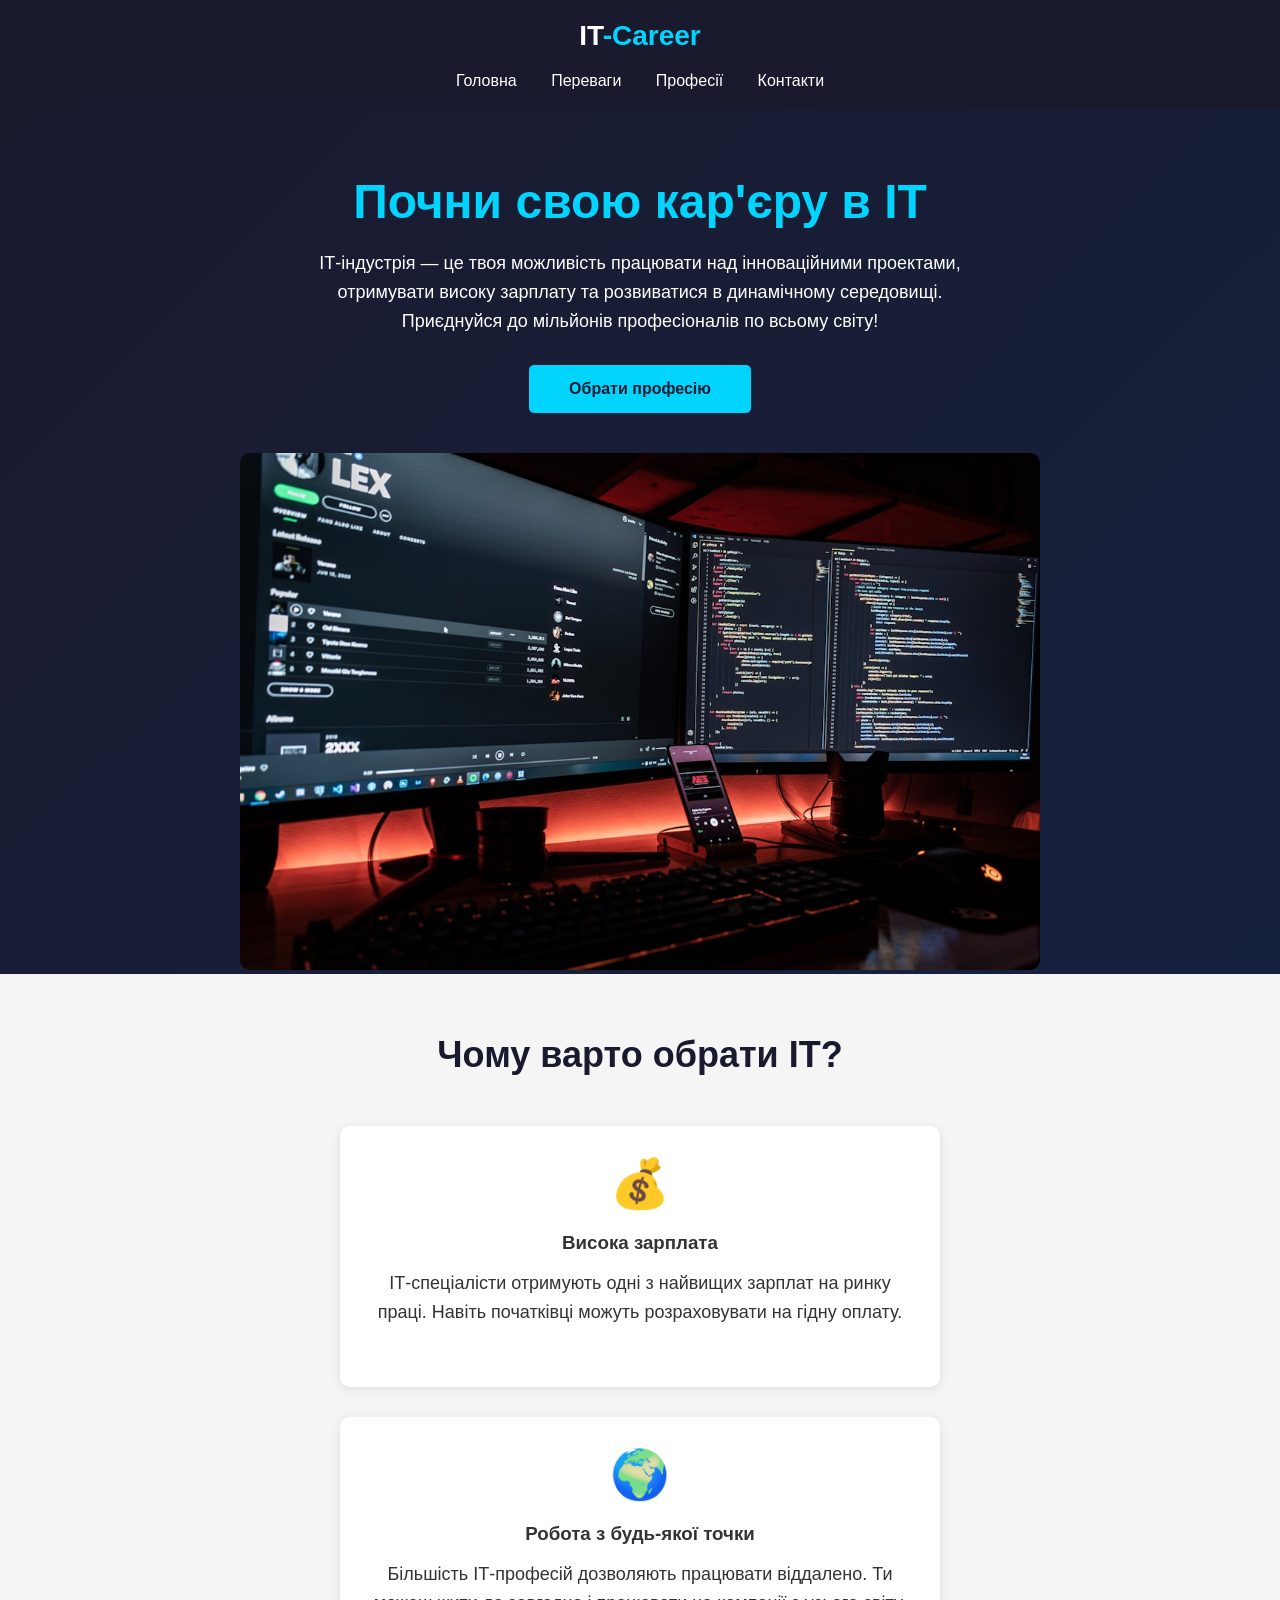
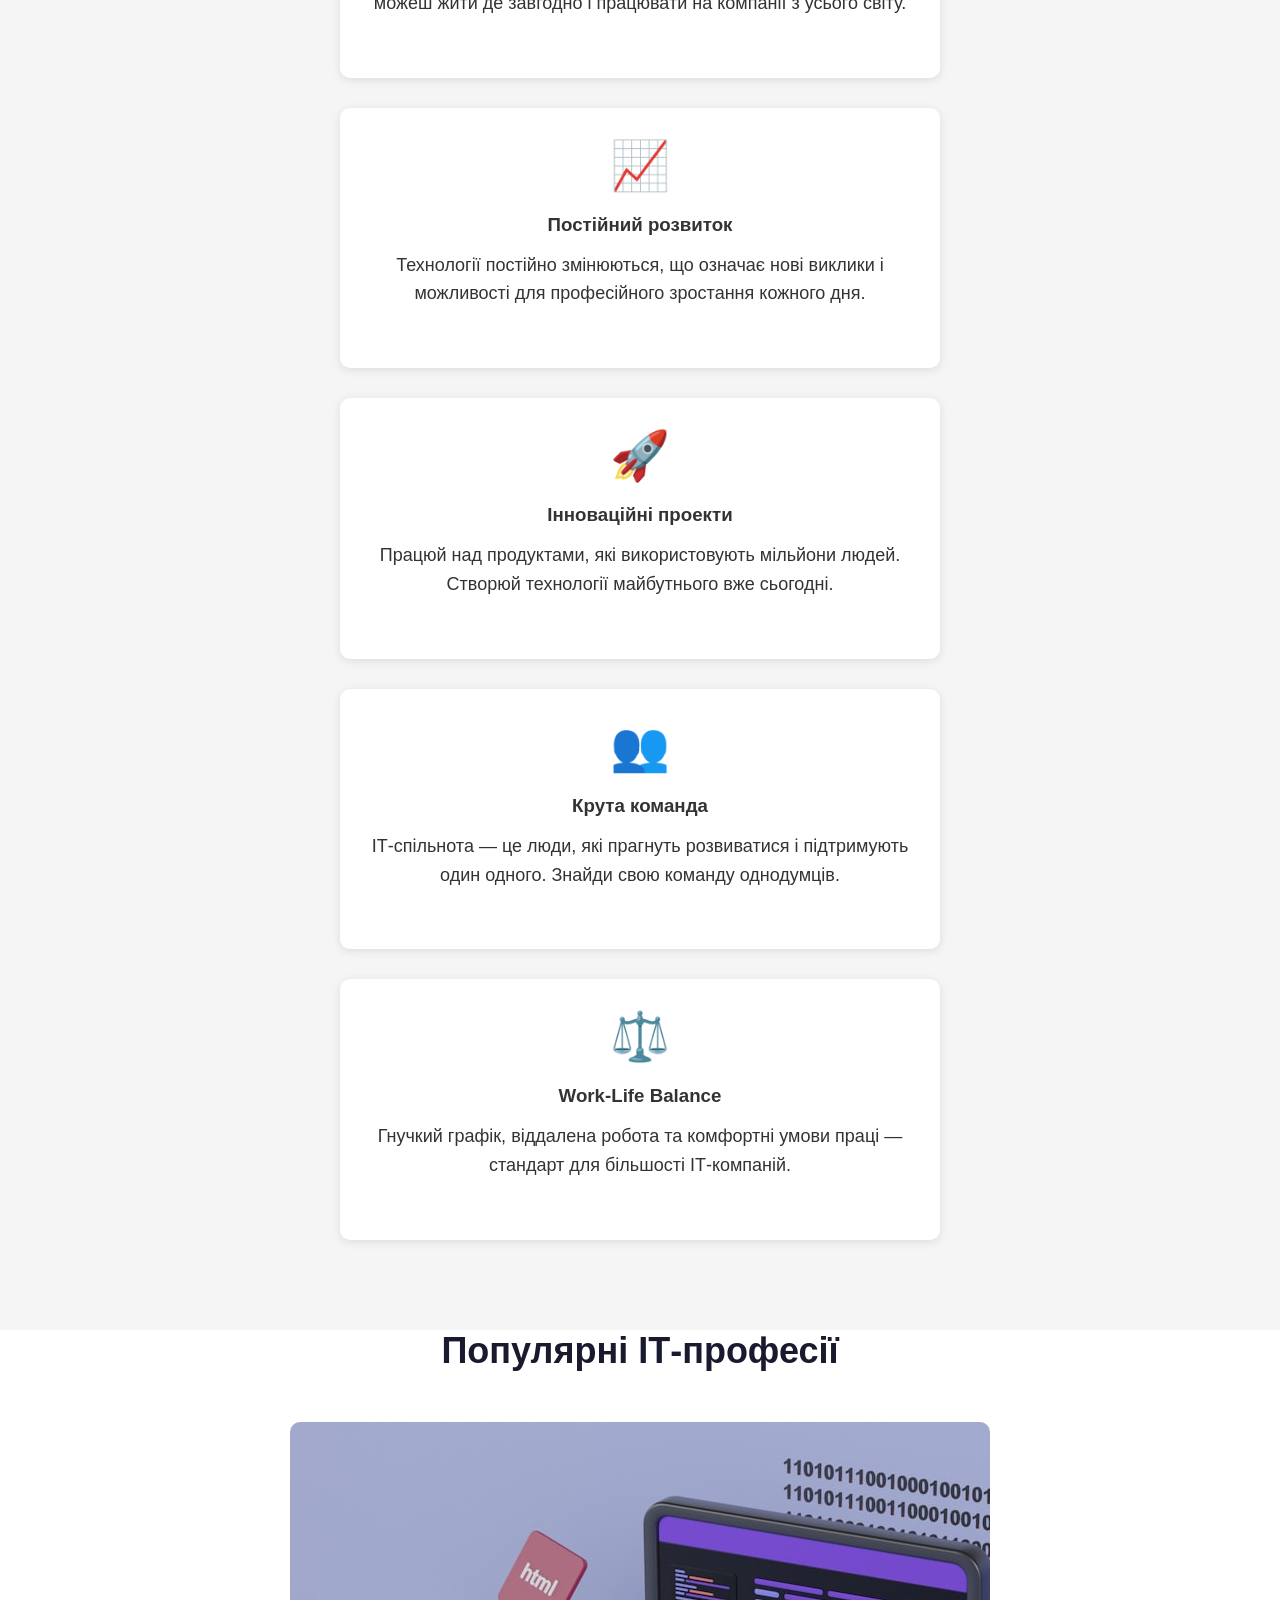
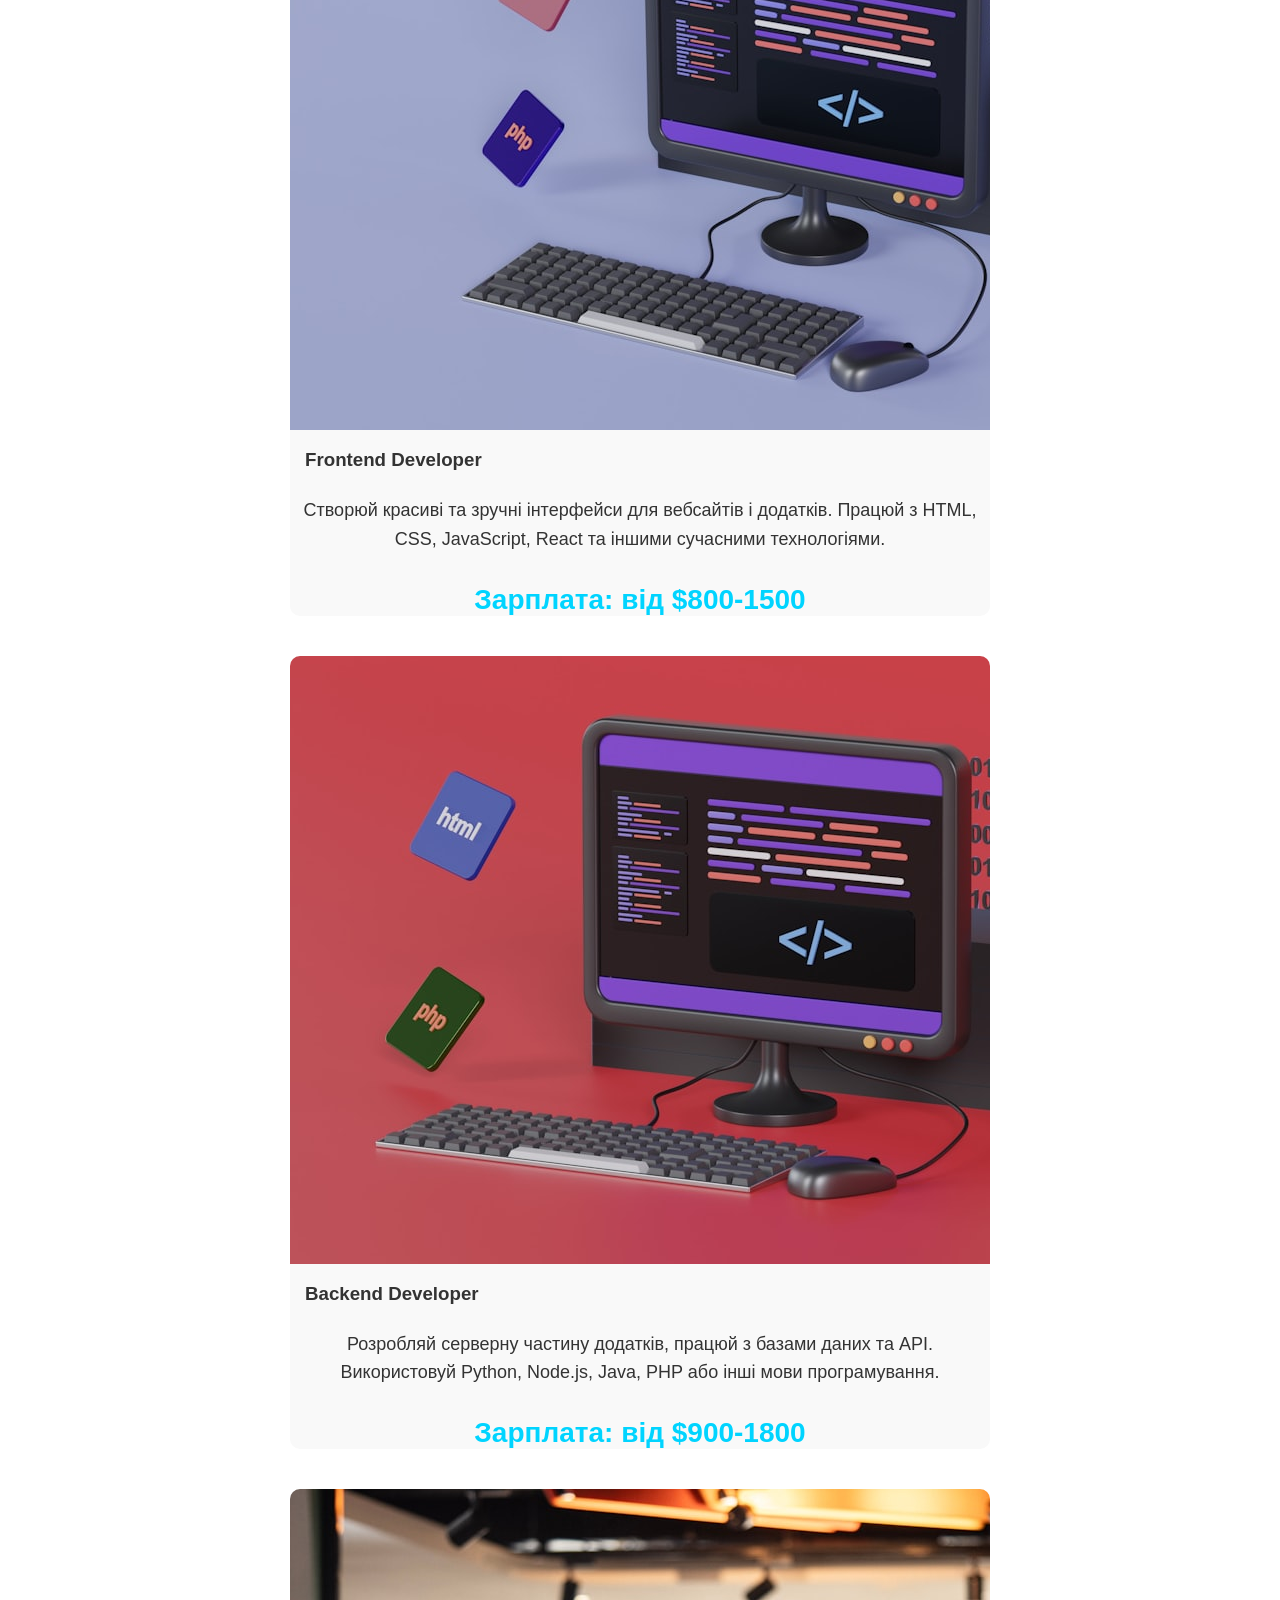
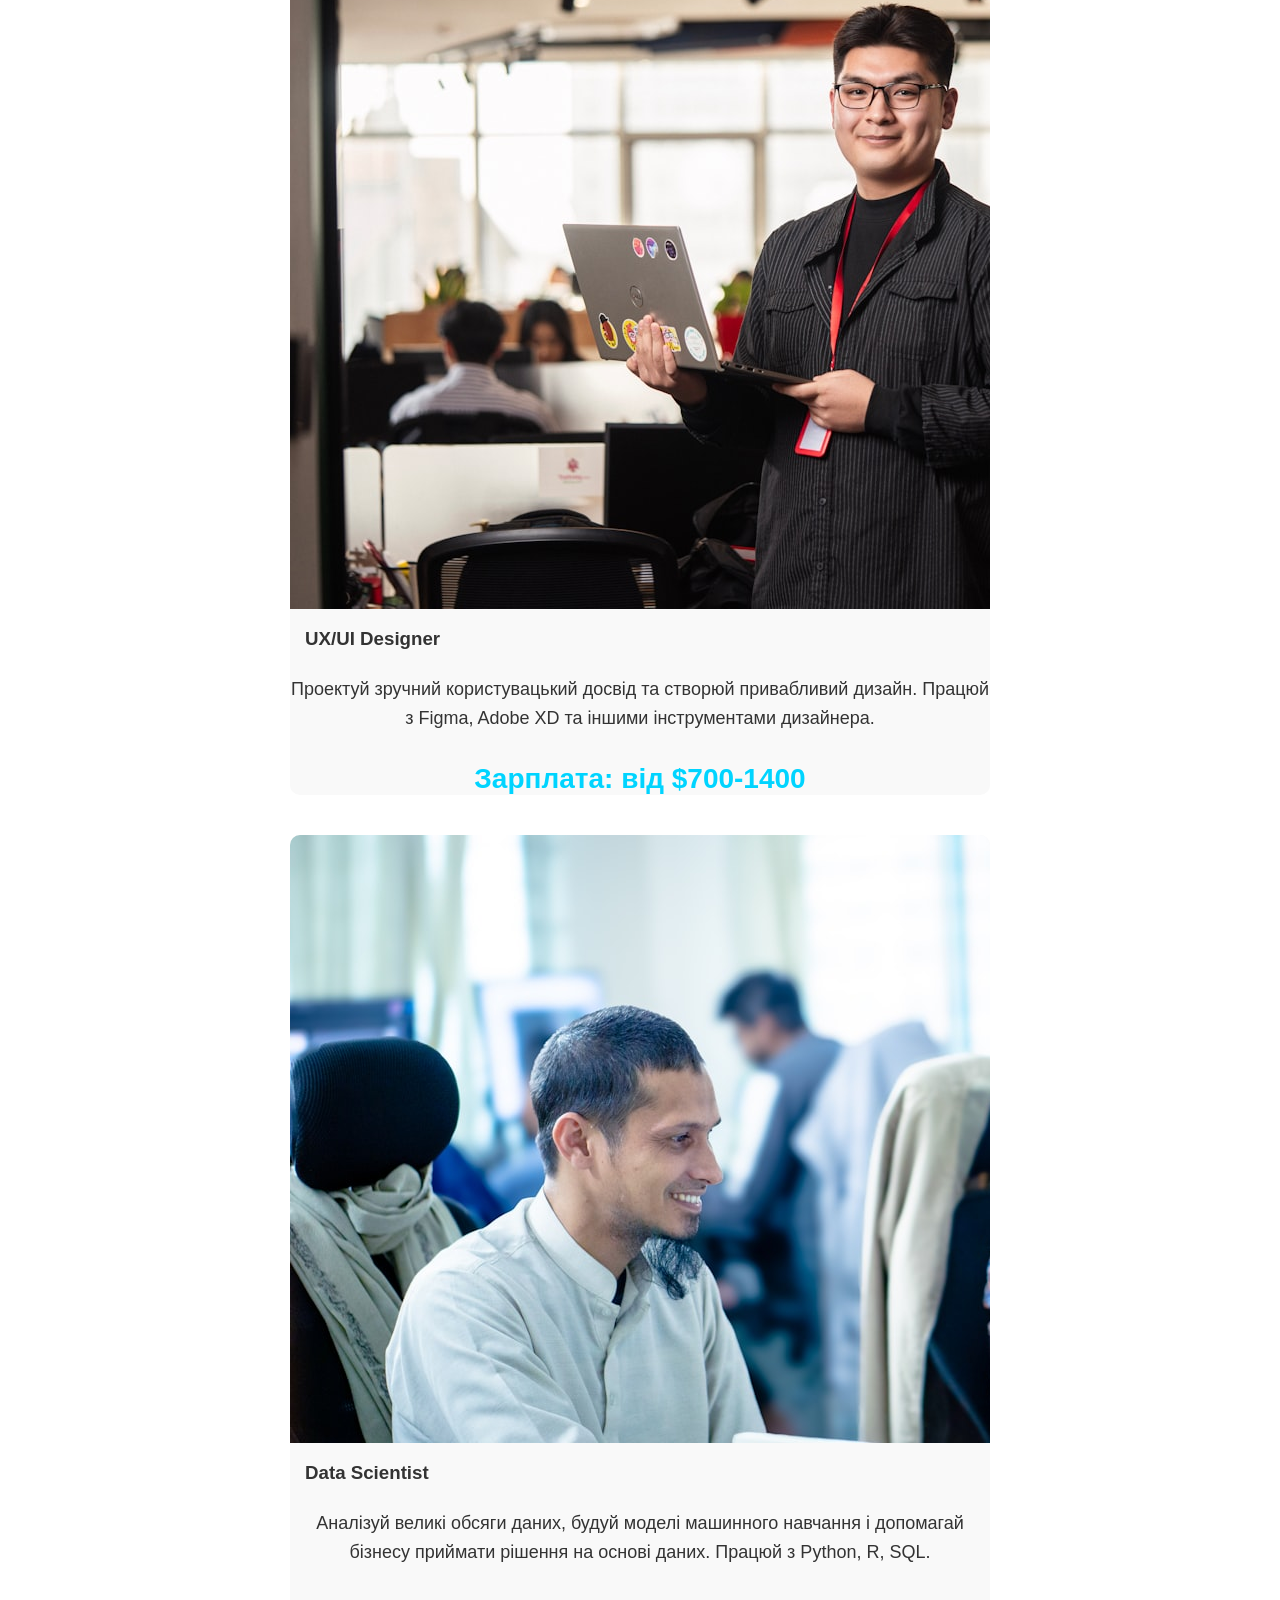
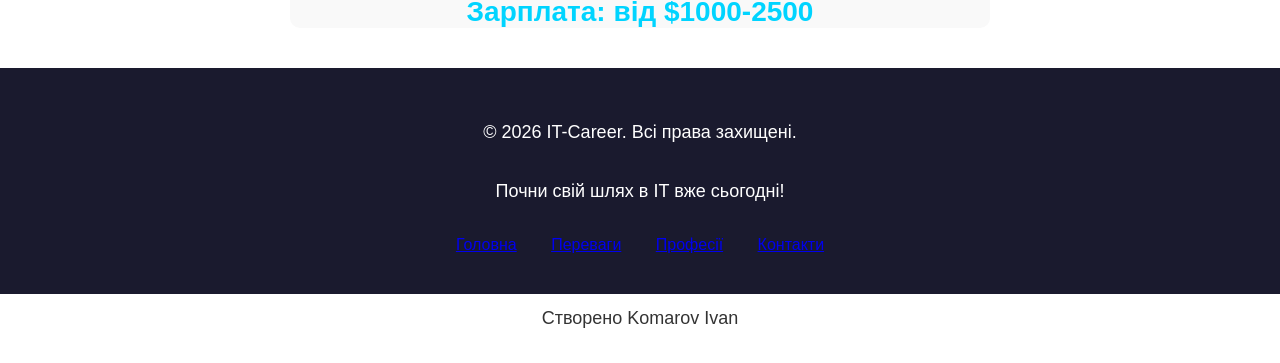
<file: CW_1/index.html>
<!DOCTYPE html>
<html lang="en">
<head>
    <meta charset="UTF-8">
    <meta name="viewport" content="width=device-width, initial-scale=1.0">
    <title>Document</title>
    <link rel="stylesheet" href="style.css">
</head>
<body>
    <header class="header">
        <div class="dop">
        <h1 class="logo">IT<span class="blue">-Career</span></h1>
        <nav class="nav-header">
            <ul class="ul-header">
                <li class="li-header"><a class="a" href="#">Головна</a></li>
                <li class="li-header"><a class="a" href="#">Переваги</a></li>
                <li class="li-header"><a class="a" href="#">Професії</a></li>
                <li class="li-header"><a class="a" href="#">Контакти</a></li>
            </ul>
        </nav> 
        </div>
        <section class="first">
            <h1 class="start blue">Почни свою кар'єру в ІТ</h1>
            <p class="text">ІТ-індустрія — це твоя можливість працювати над інноваційними проектами, отримувати високу зарплату та розвиватися в динамічному середовищі. Приєднуйся до мільйонів професіоналів по всьому світу!</p>
            <button class="blue-button">Обрати професію</button>
            <img class="photo-header" src="/CW_1/photo-1605379399843-5870eea9b74e.jfif" alt="" srcset="">
        </section>
    </header>
    <main class="main">
        <section class="reasons">
            <h2 class="why-it">Чому варто обрати ІТ?</h2>
            <article class="article">
                <span class="icon">💰</span>
                <h3 class="title">Висока зарплата</h3>
                <p class="text">ІТ-спеціалісти отримують одні з найвищих зарплат на ринку праці. Навіть початківці можуть розраховувати на гідну оплату.</p>
            </article>
            <article class="article">
                <span class="icon">🌍</span>
                <h3 class="title">Робота з будь-якої точки</h3>
                <p class="text">Більшість ІТ-професій дозволяють працювати віддалено. Ти можеш жити де завгодно і працювати на компанії з усього світу.</p>
            </article>
            <article class="article">
                <span class="icon">📈</span>
                <h3 class="title">Постійний розвиток</h3>
                <p class="text">Технології постійно змінюються, що означає нові виклики і можливості для професійного зростання кожного дня.</p>
            </article>
            <article class="article">
                <span class="icon">🚀</span>
                <h3 class="title">Інноваційні проекти</h3>
                <p class="text">Працюй над продуктами, які використовують мільйони людей. Створюй технології майбутнього вже сьогодні.</p>
            </article>
            <article class="article">
                <span class="icon">👥</span>
                <h3 class="title">Крута команда</h3>
                <p class="text">ІТ-спільнота — це люди, які прагнуть розвиватися і підтримують один одного. Знайди свою команду однодумців.</p>
            </article>
            <article class="article">
                <span class="icon">⚖️</span>
                <h3 class="title">Work-Life Balance</h3>
                <p class="text">Гнучкий графік, віддалена робота та комфортні умови праці — стандарт для більшості ІТ-компаній.</p>
            </article>
        </section>
        <section class="popular">
            <div class="wrapper">
            <h2 class="why-it">Популярні ІТ-професії</h2>
            <article class="article-popular">
                <img src="/CW_1/photo-1669023414162-5bb06bbff0ec.jfif" alt="" srcset="">
                <h3 class="names">Frontend Developer</h3>
                <p class="text">Створюй красиві та зручні інтерфейси для вебсайтів і додатків. Працюй з HTML, CSS, JavaScript, React та іншими сучасними технологіями.</p>
                <span class="blue">Зарплата: від $800-1500</span>
            </article>
            <article class="article-popular">
                <img src="/CW_1/photo-1669023414180-4dcf35d943e1.jfif" alt="" srcset="">
                <h3 class="names">Backend Developer</h3>
                <p class="text">Розробляй серверну частину додатків, працюй з базами даних та API. Використовуй Python, Node.js, Java, PHP або інші мови програмування.</p>
                <span class="blue">Зарплата: від $900-1800</span>
            </article>
            <article class="article-popular">
                <img src="/CW_1/photo-1766066014773-0074bf4911de.jfif" alt="" srcset="">
                <h3 class="names">UX/UI Designer</h3>
                <p class="text">Проектуй зручний користувацький досвід та створюй привабливий дизайн. Працюй з Figma, Adobe XD та іншими інструментами дизайнера.</p>
                <span class="blue">Зарплата: від $700-1400</span>
            </article>
            <article class="article-popular">
                <img src="/CW_1/photo-1737573296361-75315239293a.jfif" alt="" srcset="">
                <h3 class="names">Data Scientist</h3>
                <p class="text">Аналізуй великі обсяги даних, будуй моделі машинного навчання і допомагай бізнесу приймати рішення на основі даних. Працюй з Python, R, SQL.</p>
                <span class="blue">Зарплата: від $1000-2500</span>
            </article>
            </div>
        </section>
    </main>
    <footer class="footer">
        <div class="wrapper">
        <p class="text">&copy; 2026 IT-Career. Всі права захищені.</p>
        <p class="text">Почни свій шлях в ІТ вже сьогодні!</p>
        <nav class="nav-footer">
            <ul class="ul-footer">
                <li class="li-footer"><a href="#">Головна</a></li>
                <li class="li-footer"><a href="#">Переваги</a></li>
                <li class="li-footer"><a href="#">Професії</a></li>
                <li class="li-footer"><a href="#">Контакти</a></li>
            </ul>
        </nav> </div>
    </footer>
    <p class="text">Створено Komarov Ivan</p>
</body>
</html>
</file>
<file: CW_1/style.css>
* {
    margin: 0;
    padding: 0;
    box-sizing: border-box;
}

body {
    font-family: Arial, sans-serif;
    color: #333;
    text-align: center;
}

.header {
    background: linear-gradient(135deg, #1a1a2e, #16213e);
    color: white;
}

.dop {
    background: #1a1a2e;
    padding: 20px;
    width: 100%;
}

.logo {
    font-size: 28px;
    font-weight: 700;
    display: block;
    margin-bottom: 20px;
}

.blue {
    font-size: 28px;
    font-weight: 700;
    margin-bottom: 20px;
    color: #00d4ff;
}

.ul-header, .ul-footer {
    padding: 0;
    list-style: none;
    text-align: center; 
}

.li-header, .li-footer {
    display: inline-block;
    margin: 0 15px 0 15px; 
    list-style: none;
    color: white;
}

.a {
    color: white;
    text-decoration: none;
}

.first {
    margin-top: 5%;
}

.start {
    font-size: 48px;
}

.text {
    font-size: 18px;
    line-height: 1.6;
    margin-bottom: 30px;
    margin-top: 10px;
    max-width: 700px;
    margin-left: auto;
    margin-right: auto;
}

.blue-button {
    background-color:#00d4ff;
    color: #1a1a2e;
    padding: 15px 40px;
    text-decoration: none;
    display: block;
    margin: 0 auto 40px;
    border: none;
    border-radius: 5px;
    font-weight: 700;
    font-size: 16px;
}

.photo-header {
    width: 100%;
    max-width: 800px;
    height: auto;
    border-radius: 10px;
}

.reasons {
    background-color: #f5f5f5;
    padding: 60px 20px;
    width: 100%;
}

.why-it {
    font-size: 36px;
    margin-bottom: 50px;
    color: #1a1a2e;
}

.article {
    background-color: #fff;
    padding: 30px;
    border-radius: 10px;
    box-shadow: 0 2px 10px #0000001a;
    max-width: 600px;
    margin: 0 auto 30px;
}

.icon {
    font-size: 48px;
    margin-bottom: 20px;
    display: block;
}

.title {
    margin-bottom: 15px;
}

.names{
    text-align: left;
    padding: 15px;
}

.article-popular {
    background-color: #f9f9f9;
    border-radius: 10px;
    overflow: hidden;
    max-width: 700px;
    margin: 0 auto 40px;
}

.text_article {
    font-size: 16px;
    line-height: 1.6;
    color: #666;
    padding: 0 20px 20px;
    text-align: left;
}

.blue_article{
    margin: 15px;
    text-align: left;
    font-size: 18px;
    font-weight: 700;
    margin-bottom: 20px;
    color: #00d4ff;
}

.photo-article {
    height: auto;
    width: 100%;
    object-fit: cover;
}

.footer {
    background-color: #1a1a2e;
    color: #fff;
    padding: 40px 20px;
    width: 100%;
}

.a-blue {
    color: #00d4ff;
    text-decoration: none;
    margin: 0 15px 0 15px;
    display: inline-block;
}
.li-footer {
}
</file>
